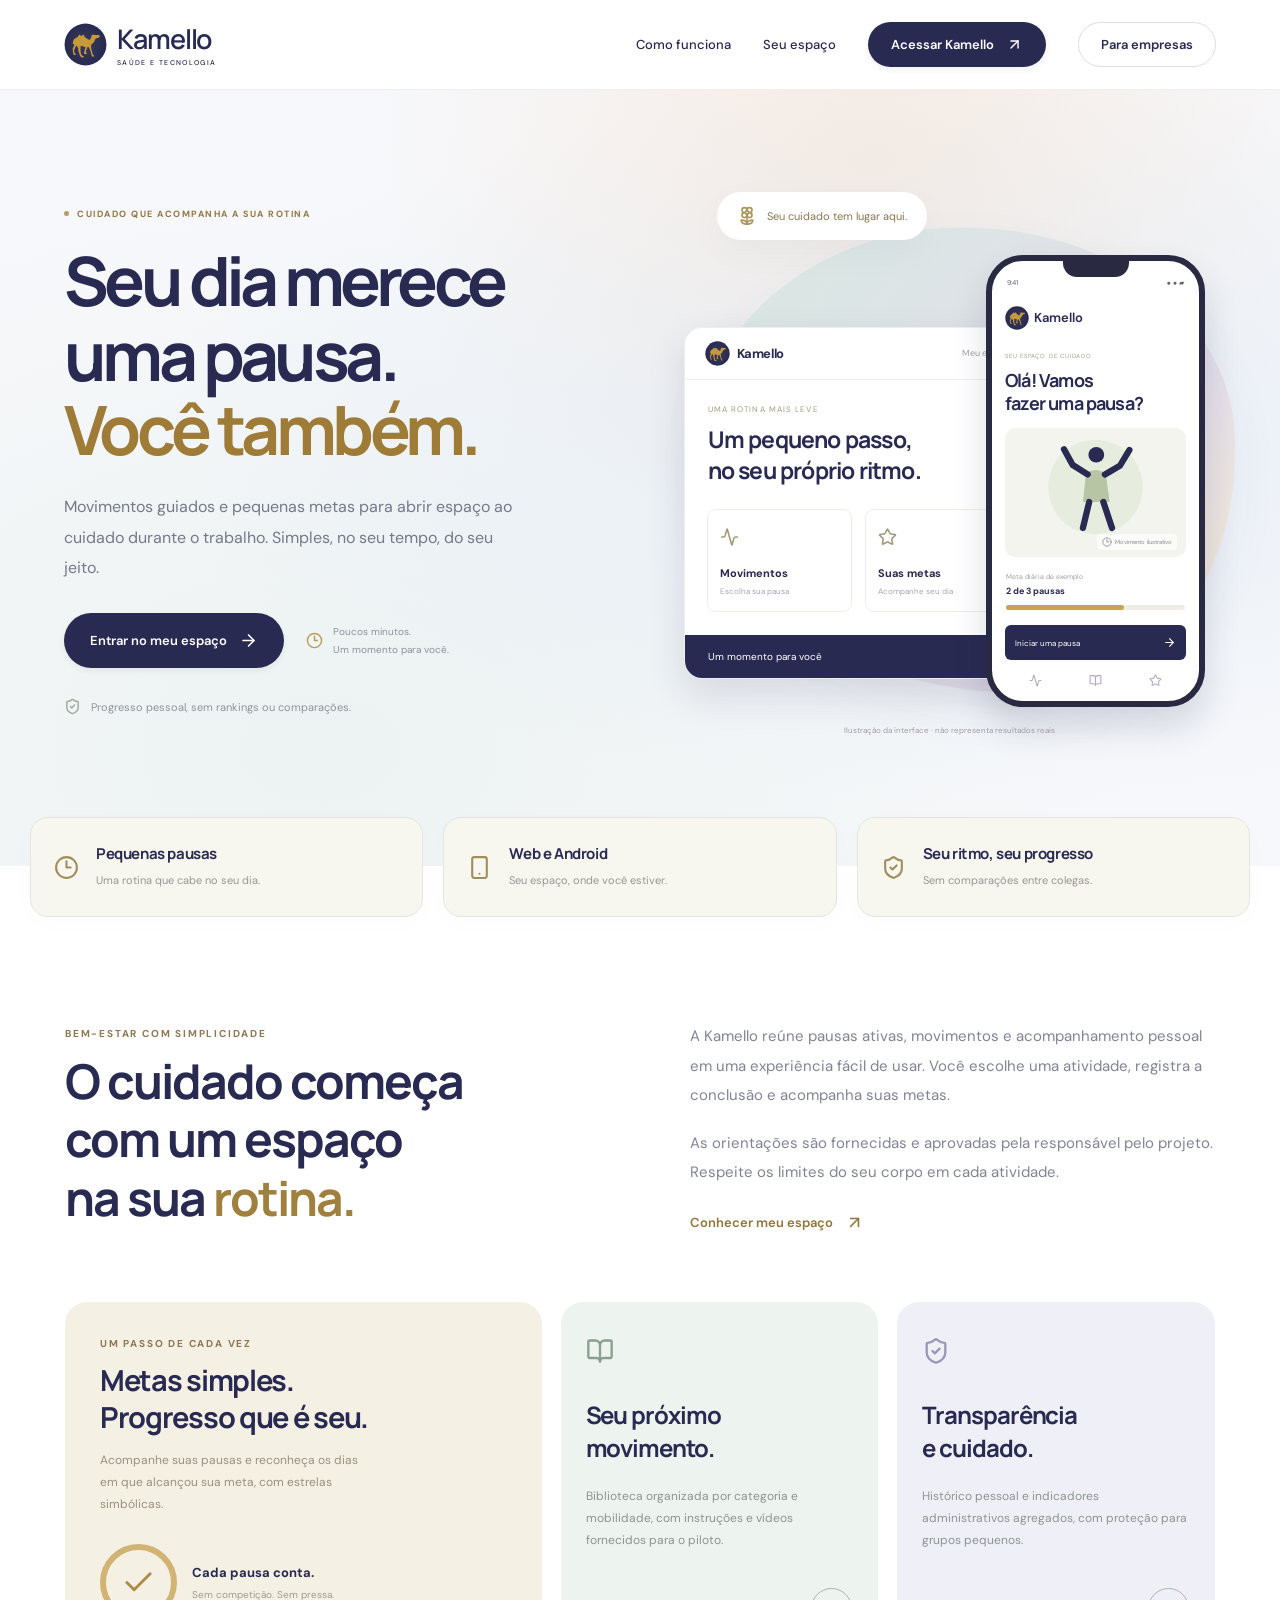
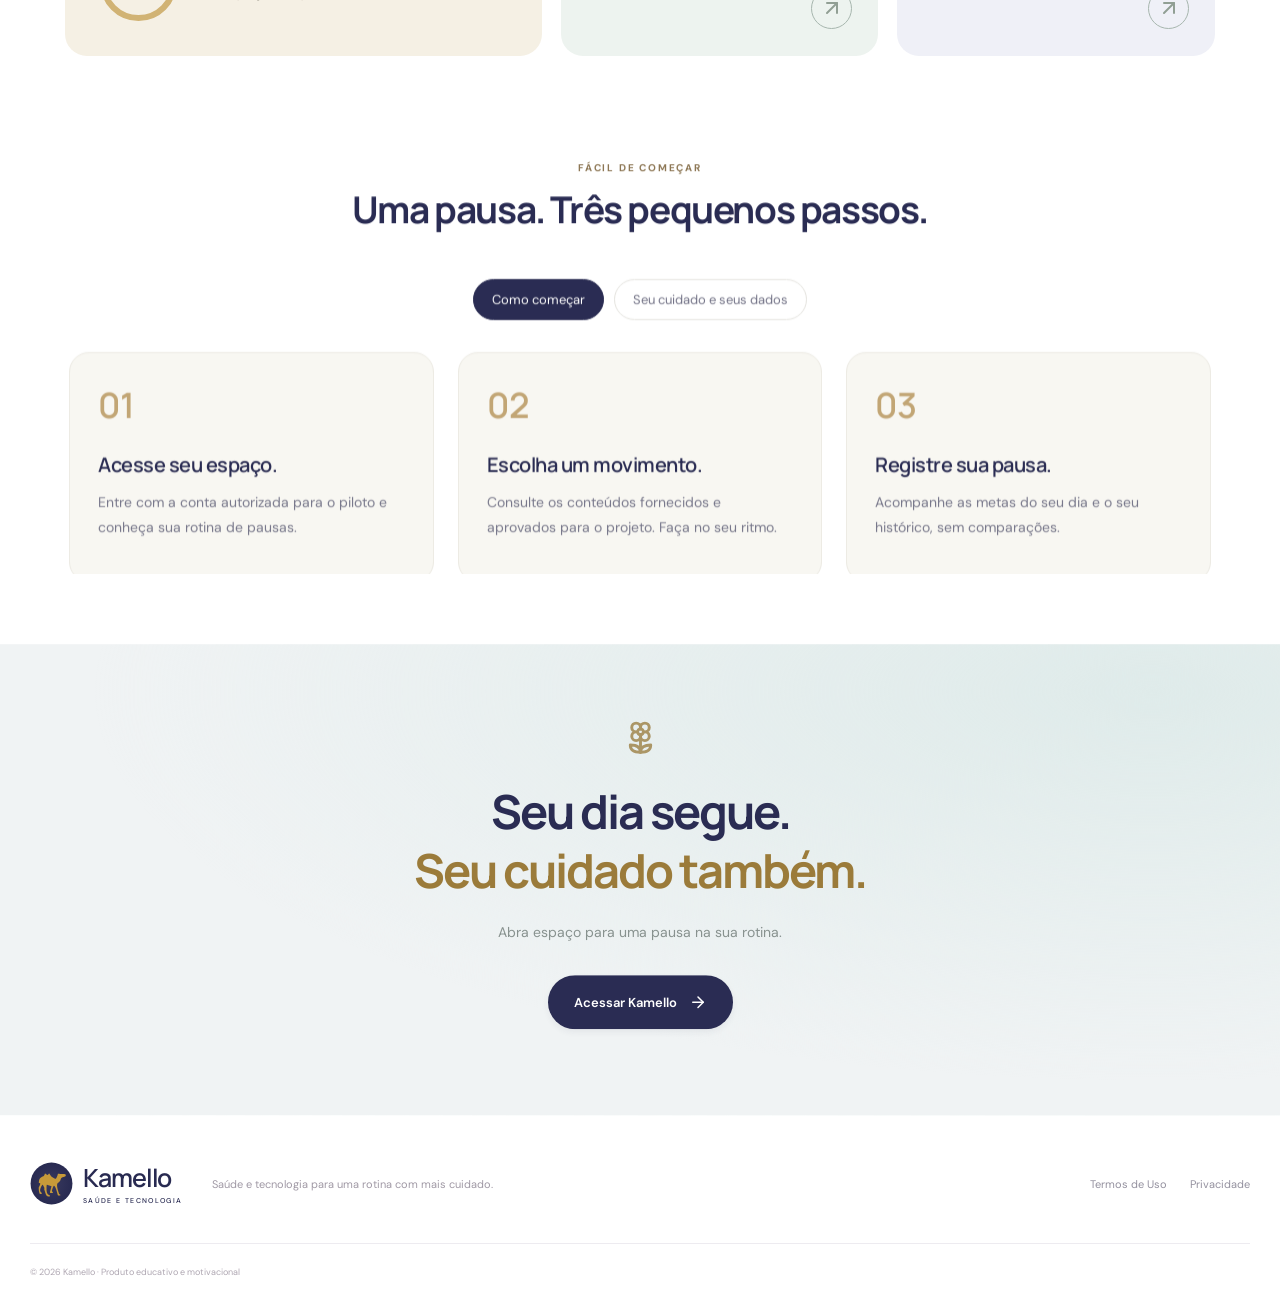
<file: index.html>
<!doctype html><html lang="pt-BR"><head><meta http-equiv="Content-Security-Policy" content="connect-src 'self'; object-src 'none'; base-uri 'self'"><meta charset="UTF-8"/><meta name="viewport" content="width=device-width,initial-scale=1,viewport-fit=cover"/><meta name="theme-color" content="#282a51"/><meta name="description" content="Kamello. Pausas ativas e cuidado que cabem no seu dia."/><title>Kamello | Saúde e tecnologia</title>  <script type="module" crossorigin src="./assets/app-CVI6_7uD-imersivo.js"></script>
  <link rel="modulepreload" crossorigin href="./assets/modulepreload-polyfill-B5Qt9EMX.js">
  <link rel="stylesheet" crossorigin href="./assets/app-C121-s7s.css">
</head><body><div id="root"></div></body></html>
</file>
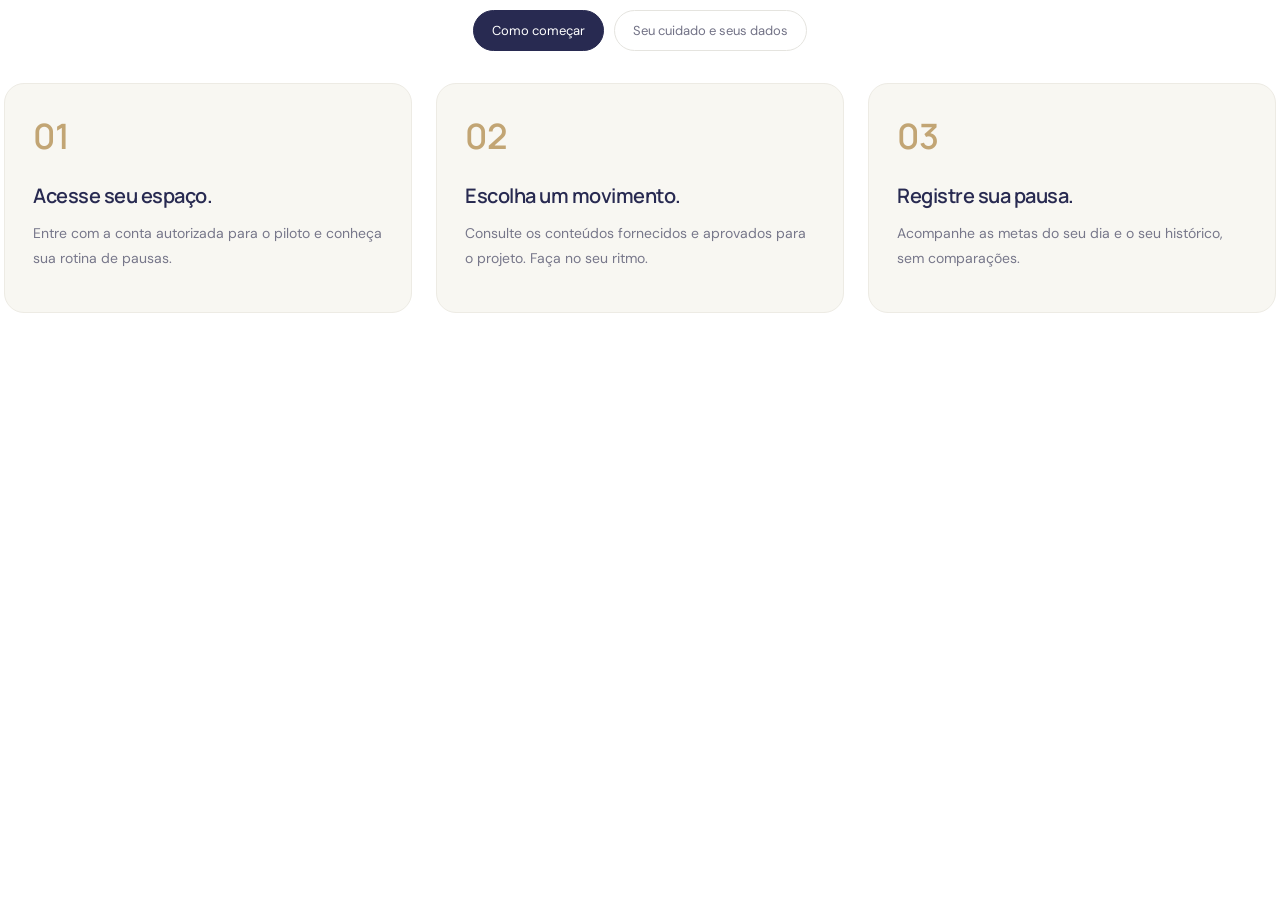
<file: tour/comece.html>
<!doctype html>
<html lang="pt-BR">
  <head>
    <meta charset="utf-8" />
    <meta name="viewport" content="width=device-width,initial-scale=1" />
    <title>Como começar na Kamello</title>
    <script type="module" crossorigin src="../assets/modulepreload-polyfill-B5Qt9EMX.js"></script>
    <script type="module" crossorigin src="../assets/swup-tour-CbS77awO.js"></script>
    <link rel="stylesheet" crossorigin href="../assets/swup-tour-CsmLwQ_O.css">
  </head>
  <body>
    <main id="swup" class="transition-tour">
      <nav aria-label="Conhecer a Kamello">
        <a href="./comece.html" class="active">Como começar</a
        ><a href="./cuidado.html">Seu cuidado e seus dados</a>
      </nav>
      <div class="tour-cards">
        <article>
          <span>01</span>
          <h3>Acesse seu espaço.</h3>
          <p>
            Entre com a conta autorizada para o piloto e conheça sua rotina de
            pausas.
          </p>
        </article>
        <article>
          <span>02</span>
          <h3>Escolha um movimento.</h3>
          <p>
            Consulte os conteúdos fornecidos e aprovados para o projeto. Faça no
            seu ritmo.
          </p>
        </article>
        <article>
          <span>03</span>
          <h3>Registre sua pausa.</h3>
          <p>
            Acompanhe as metas do seu dia e o seu histórico, sem comparações.
          </p>
        </article>
      </div>
    </main>
  </body>
</html>
</file>
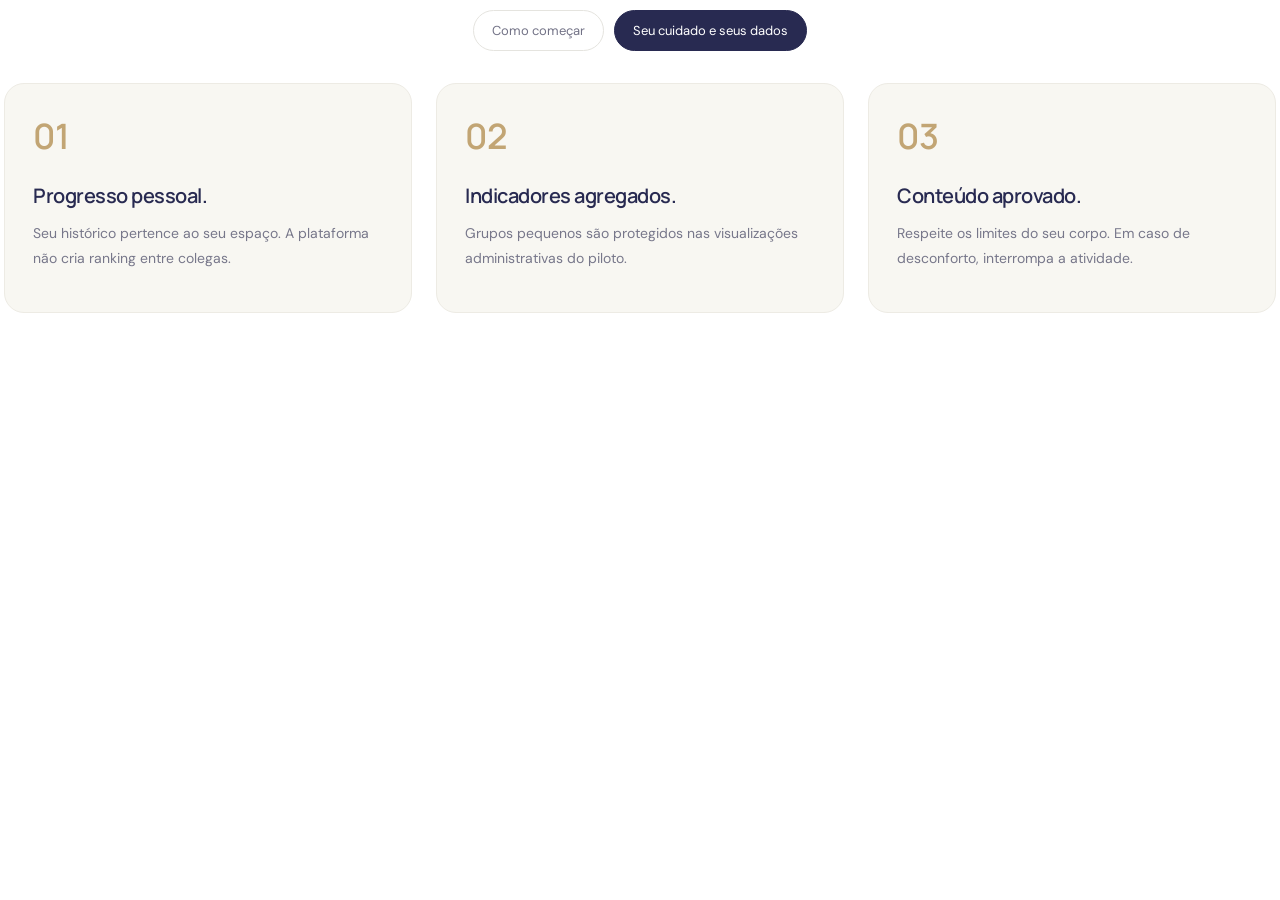
<file: tour/cuidado.html>
<!doctype html>
<html lang="pt-BR">
  <head>
    <meta charset="utf-8" />
    <meta name="viewport" content="width=device-width,initial-scale=1" />
    <title>Seu cuidado na Kamello</title>
    <script type="module" crossorigin src="../assets/modulepreload-polyfill-B5Qt9EMX.js"></script>
    <script type="module" crossorigin src="../assets/swup-tour-CbS77awO.js"></script>
    <link rel="stylesheet" crossorigin href="../assets/swup-tour-CsmLwQ_O.css">
  </head>
  <body>
    <main id="swup" class="transition-tour">
      <nav aria-label="Conhecer a Kamello">
        <a href="./comece.html">Como começar</a
        ><a href="./cuidado.html" class="active">Seu cuidado e seus dados</a>
      </nav>
      <div class="tour-cards">
        <article>
          <span>01</span>
          <h3>Progresso pessoal.</h3>
          <p>
            Seu histórico pertence ao seu espaço. A plataforma não cria ranking
            entre colegas.
          </p>
        </article>
        <article>
          <span>02</span>
          <h3>Indicadores agregados.</h3>
          <p>
            Grupos pequenos são protegidos nas visualizações administrativas do
            piloto.
          </p>
        </article>
        <article>
          <span>03</span>
          <h3>Conteúdo aprovado.</h3>
          <p>
            Respeite os limites do seu corpo. Em caso de desconforto, interrompa
            a atividade.
          </p>
        </article>
      </div>
    </main>
  </body>
</html>
</file>
<file: assets/app-C121-s7s.css>
@font-face{font-family:DM Sans;font-style:normal;font-display:swap;font-weight:400;src:url(./dm-sans-latin-ext-400-normal-BtiwyxMk.woff2) format("woff2"),url(./dm-sans-latin-ext-400-normal-BjWJ59Pq.woff) format("woff");unicode-range:U+0100-02BA,U+02BD-02C5,U+02C7-02CC,U+02CE-02D7,U+02DD-02FF,U+0304,U+0308,U+0329,U+1D00-1DBF,U+1E00-1E9F,U+1EF2-1EFF,U+2020,U+20A0-20AB,U+20AD-20C0,U+2113,U+2C60-2C7F,U+A720-A7FF}@font-face{font-family:DM Sans;font-style:normal;font-display:swap;font-weight:400;src:url(./dm-sans-latin-400-normal-CW0RaeGs.woff2) format("woff2"),url(./dm-sans-latin-400-normal-BwCSEQnW.woff) format("woff");unicode-range:U+0000-00FF,U+0131,U+0152-0153,U+02BB-02BC,U+02C6,U+02DA,U+02DC,U+0304,U+0308,U+0329,U+2000-206F,U+20AC,U+2122,U+2191,U+2193,U+2212,U+2215,U+FEFF,U+FFFD}@font-face{font-family:DM Sans;font-style:normal;font-display:swap;font-weight:500;src:url(./dm-sans-latin-ext-500-normal-BJfUCQsA.woff2) format("woff2"),url(./dm-sans-latin-ext-500-normal-DR84L5F-.woff) format("woff");unicode-range:U+0100-02BA,U+02BD-02C5,U+02C7-02CC,U+02CE-02D7,U+02DD-02FF,U+0304,U+0308,U+0329,U+1D00-1DBF,U+1E00-1E9F,U+1EF2-1EFF,U+2020,U+20A0-20AB,U+20AD-20C0,U+2113,U+2C60-2C7F,U+A720-A7FF}@font-face{font-family:DM Sans;font-style:normal;font-display:swap;font-weight:500;src:url(./dm-sans-latin-500-normal-B9HHJjqV.woff2) format("woff2"),url(./dm-sans-latin-500-normal-Dr3UlScf.woff) format("woff");unicode-range:U+0000-00FF,U+0131,U+0152-0153,U+02BB-02BC,U+02C6,U+02DA,U+02DC,U+0304,U+0308,U+0329,U+2000-206F,U+20AC,U+2122,U+2191,U+2193,U+2212,U+2215,U+FEFF,U+FFFD}@font-face{font-family:DM Sans;font-style:normal;font-display:swap;font-weight:600;src:url(./dm-sans-latin-ext-600-normal-4vooXBpG.woff2) format("woff2"),url(./dm-sans-latin-ext-600-normal-DRtaDpgU.woff) format("woff");unicode-range:U+0100-02BA,U+02BD-02C5,U+02C7-02CC,U+02CE-02D7,U+02DD-02FF,U+0304,U+0308,U+0329,U+1D00-1DBF,U+1E00-1E9F,U+1EF2-1EFF,U+2020,U+20A0-20AB,U+20AD-20C0,U+2113,U+2C60-2C7F,U+A720-A7FF}@font-face{font-family:DM Sans;font-style:normal;font-display:swap;font-weight:600;src:url(./dm-sans-latin-600-normal-Aqo67rzb.woff2) format("woff2"),url(./dm-sans-latin-600-normal-BmdmIIQ2.woff) format("woff");unicode-range:U+0000-00FF,U+0131,U+0152-0153,U+02BB-02BC,U+02C6,U+02DA,U+02DC,U+0304,U+0308,U+0329,U+2000-206F,U+20AC,U+2122,U+2191,U+2193,U+2212,U+2215,U+FEFF,U+FFFD}@font-face{font-family:DM Sans;font-style:normal;font-display:swap;font-weight:700;src:url(./dm-sans-latin-ext-700-normal-CJIcxD6K.woff2) format("woff2"),url(./dm-sans-latin-ext-700-normal-BLI3TTWz.woff) format("woff");unicode-range:U+0100-02BA,U+02BD-02C5,U+02C7-02CC,U+02CE-02D7,U+02DD-02FF,U+0304,U+0308,U+0329,U+1D00-1DBF,U+1E00-1E9F,U+1EF2-1EFF,U+2020,U+20A0-20AB,U+20AD-20C0,U+2113,U+2C60-2C7F,U+A720-A7FF}@font-face{font-family:DM Sans;font-style:normal;font-display:swap;font-weight:700;src:url(./dm-sans-latin-700-normal-DvUfVpUG.woff2) format("woff2"),url(./dm-sans-latin-700-normal-CUSSCpQX.woff) format("woff");unicode-range:U+0000-00FF,U+0131,U+0152-0153,U+02BB-02BC,U+02C6,U+02DA,U+02DC,U+0304,U+0308,U+0329,U+2000-206F,U+20AC,U+2122,U+2191,U+2193,U+2212,U+2215,U+FEFF,U+FFFD}@font-face{font-family:Manrope;font-style:normal;font-display:swap;font-weight:500;src:url([data-uri]) format("woff2"),url([data-uri]) format("woff");unicode-range:U+0460-052F,U+1C80-1C8A,U+20B4,U+2DE0-2DFF,U+A640-A69F,U+FE2E-FE2F}@font-face{font-family:Manrope;font-style:normal;font-display:swap;font-weight:500;src:url(./manrope-cyrillic-500-normal-B1OEZity.woff2) format("woff2"),url(./manrope-cyrillic-500-normal-CNwnNrRC.woff) format("woff");unicode-range:U+0301,U+0400-045F,U+0490-0491,U+04B0-04B1,U+2116}@font-face{font-family:Manrope;font-style:normal;font-display:swap;font-weight:500;src:url(./manrope-greek-500-normal-GeMIHyWm.woff2) format("woff2"),url(./manrope-greek-500-normal-DyxYGEtJ.woff) format("woff");unicode-range:U+0370-0377,U+037A-037F,U+0384-038A,U+038C,U+038E-03A1,U+03A3-03FF}@font-face{font-family:Manrope;font-style:normal;font-display:swap;font-weight:500;src:url(./manrope-vietnamese-500-normal-DCXiE_xi.woff2) format("woff2"),url(./manrope-vietnamese-500-normal-DaZ8i3XM.woff) format("woff");unicode-range:U+0102-0103,U+0110-0111,U+0128-0129,U+0168-0169,U+01A0-01A1,U+01AF-01B0,U+0300-0301,U+0303-0304,U+0308-0309,U+0323,U+0329,U+1EA0-1EF9,U+20AB}@font-face{font-family:Manrope;font-style:normal;font-display:swap;font-weight:500;src:url(./manrope-latin-ext-500-normal-dm74KBQw.woff2) format("woff2"),url(./manrope-latin-ext-500-normal-EtoS1VaI.woff) format("woff");unicode-range:U+0100-02BA,U+02BD-02C5,U+02C7-02CC,U+02CE-02D7,U+02DD-02FF,U+0304,U+0308,U+0329,U+1D00-1DBF,U+1E00-1E9F,U+1EF2-1EFF,U+2020,U+20A0-20AB,U+20AD-20C0,U+2113,U+2C60-2C7F,U+A720-A7FF}@font-face{font-family:Manrope;font-style:normal;font-display:swap;font-weight:500;src:url(./manrope-latin-500-normal-BYYD-dBL.woff2) format("woff2"),url(./manrope-latin-500-normal-DMZssgOp.woff) format("woff");unicode-range:U+0000-00FF,U+0131,U+0152-0153,U+02BB-02BC,U+02C6,U+02DA,U+02DC,U+0304,U+0308,U+0329,U+2000-206F,U+20AC,U+2122,U+2191,U+2193,U+2212,U+2215,U+FEFF,U+FFFD}@font-face{font-family:Manrope;font-style:normal;font-display:swap;font-weight:600;src:url([data-uri]) format("woff2"),url([data-uri]) format("woff");unicode-range:U+0460-052F,U+1C80-1C8A,U+20B4,U+2DE0-2DFF,U+A640-A69F,U+FE2E-FE2F}@font-face{font-family:Manrope;font-style:normal;font-display:swap;font-weight:600;src:url(./manrope-cyrillic-600-normal-DvRl3Mj-.woff2) format("woff2"),url(./manrope-cyrillic-600-normal-It4mZcQk.woff) format("woff");unicode-range:U+0301,U+0400-045F,U+0490-0491,U+04B0-04B1,U+2116}@font-face{font-family:Manrope;font-style:normal;font-display:swap;font-weight:600;src:url(./manrope-greek-600-normal-BoRV6lzK.woff2) format("woff2"),url(./manrope-greek-600-normal-CF2i9ZRY.woff) format("woff");unicode-range:U+0370-0377,U+037A-037F,U+0384-038A,U+038C,U+038E-03A1,U+03A3-03FF}@font-face{font-family:Manrope;font-style:normal;font-display:swap;font-weight:600;src:url(./manrope-vietnamese-600-normal-C1J5PCl_.woff2) format("woff2"),url(./manrope-vietnamese-600-normal-lA7a_7Ok.woff) format("woff");unicode-range:U+0102-0103,U+0110-0111,U+0128-0129,U+0168-0169,U+01A0-01A1,U+01AF-01B0,U+0300-0301,U+0303-0304,U+0308-0309,U+0323,U+0329,U+1EA0-1EF9,U+20AB}@font-face{font-family:Manrope;font-style:normal;font-display:swap;font-weight:600;src:url(./manrope-latin-ext-600-normal-_gBojHdJ.woff2) format("woff2"),url(./manrope-latin-ext-600-normal-u5Pl7hTU.woff) format("woff");unicode-range:U+0100-02BA,U+02BD-02C5,U+02C7-02CC,U+02CE-02D7,U+02DD-02FF,U+0304,U+0308,U+0329,U+1D00-1DBF,U+1E00-1E9F,U+1EF2-1EFF,U+2020,U+20A0-20AB,U+20AD-20C0,U+2113,U+2C60-2C7F,U+A720-A7FF}@font-face{font-family:Manrope;font-style:normal;font-display:swap;font-weight:600;src:url(./manrope-latin-600-normal-4f0koTD-.woff2) format("woff2"),url(./manrope-latin-600-normal-BqgrALkZ.woff) format("woff");unicode-range:U+0000-00FF,U+0131,U+0152-0153,U+02BB-02BC,U+02C6,U+02DA,U+02DC,U+0304,U+0308,U+0329,U+2000-206F,U+20AC,U+2122,U+2191,U+2193,U+2212,U+2215,U+FEFF,U+FFFD}@font-face{font-family:Manrope;font-style:normal;font-display:swap;font-weight:700;src:url([data-uri]) format("woff2"),url([data-uri]) format("woff");unicode-range:U+0460-052F,U+1C80-1C8A,U+20B4,U+2DE0-2DFF,U+A640-A69F,U+FE2E-FE2F}@font-face{font-family:Manrope;font-style:normal;font-display:swap;font-weight:700;src:url(./manrope-cyrillic-700-normal-Dw_fZAg2.woff2) format("woff2"),url(./manrope-cyrillic-700-normal-7JNVKxyl.woff) format("woff");unicode-range:U+0301,U+0400-045F,U+0490-0491,U+04B0-04B1,U+2116}@font-face{font-family:Manrope;font-style:normal;font-display:swap;font-weight:700;src:url(./manrope-greek-700-normal-CHUG9PD8.woff2) format("woff2"),url(./manrope-greek-700-normal-DyfsrCpP.woff) format("woff");unicode-range:U+0370-0377,U+037A-037F,U+0384-038A,U+038C,U+038E-03A1,U+03A3-03FF}@font-face{font-family:Manrope;font-style:normal;font-display:swap;font-weight:700;src:url(./manrope-vietnamese-700-normal-CUqMx5-1.woff2) format("woff2"),url(./manrope-vietnamese-700-normal-pt65Fn2Z.woff) format("woff");unicode-range:U+0102-0103,U+0110-0111,U+0128-0129,U+0168-0169,U+01A0-01A1,U+01AF-01B0,U+0300-0301,U+0303-0304,U+0308-0309,U+0323,U+0329,U+1EA0-1EF9,U+20AB}@font-face{font-family:Manrope;font-style:normal;font-display:swap;font-weight:700;src:url(./manrope-latin-ext-700-normal-DYOwVNan.woff2) format("woff2"),url(./manrope-latin-ext-700-normal-eVCcYqtJ.woff) format("woff");unicode-range:U+0100-02BA,U+02BD-02C5,U+02C7-02CC,U+02CE-02D7,U+02DD-02FF,U+0304,U+0308,U+0329,U+1D00-1DBF,U+1E00-1E9F,U+1EF2-1EFF,U+2020,U+20A0-20AB,U+20AD-20C0,U+2113,U+2C60-2C7F,U+A720-A7FF}@font-face{font-family:Manrope;font-style:normal;font-display:swap;font-weight:700;src:url(./manrope-latin-700-normal-BZp_XxE4.woff2) format("woff2"),url(./manrope-latin-700-normal-DGRFkw-m.woff) format("woff");unicode-range:U+0000-00FF,U+0131,U+0152-0153,U+02BB-02BC,U+02C6,U+02DA,U+02DC,U+0304,U+0308,U+0329,U+2000-206F,U+20AC,U+2122,U+2191,U+2193,U+2212,U+2215,U+FEFF,U+FFFD}:root{font-family:DM Sans,sans-serif;color:#292b4b;background:#f8f8f6;font-synthesis:none;--navy: #282a51;--gold: #c99b43;--muted: #797a89;--line: #e9e9e7}*{box-sizing:border-box}body{margin:0}button,input,select,textarea{font:inherit}button,a,input,select,textarea{-webkit-tap-highlight-color:transparent}button{cursor:pointer}a{color:inherit;text-decoration:none}button:disabled{opacity:.5;cursor:not-allowed}button:focus-visible,a:focus-visible,input:focus-visible,select:focus-visible,textarea:focus-visible{outline:3px solid #ba913c;outline-offset:3px}h1,h2,h3{font-family:Manrope,sans-serif;letter-spacing:-.045em;margin:0;line-height:1.25}h1{font-size:32px;font-weight:750}h2{font-size:22px;font-weight:700}h3{font-size:17px;font-weight:700}p{color:var(--muted);line-height:1.7}small{font-size:12px}.eyebrow{display:block;font-size:10px;font-weight:700;letter-spacing:1.8px;color:#8c7653;margin-bottom:12px}.brand{display:flex;align-items:center;gap:10px;width:max-content}.brand img{width:43px;height:43px}.brand span{font-family:Manrope,sans-serif;font-size:25px;letter-spacing:-1.1px;font-weight:600}.brand small{display:block;font-family:DM Sans,sans-serif;font-size:7px;letter-spacing:1.35px;line-height:1.8;font-weight:500}.button{display:inline-flex;gap:12px;align-items:center;justify-content:center;border-radius:9px;border:1px solid transparent;padding:13px 19px;font-size:13px;font-weight:600;min-height:45px;transition:.2s}.button:hover{transform:translateY(-1px)}.primary{background:var(--navy);color:#fff;box-shadow:0 3px 6px #282a5110}.secondary{background:#fff;border-color:#dddde5;color:var(--navy)}.full{width:100%}.large{padding:17px 25px}.text-btn{padding:4px 0;border:0;background:transparent;color:#515378;font-size:13px}.icon-btn{background:transparent;border:0;color:var(--navy);display:inline-flex;align-items:center;justify-content:center;padding:8px}.muted{color:var(--muted);font-size:12px}.gold{color:var(--gold)}.panel{background:#fff;border:1px solid var(--line);border-radius:14px;padding:26px}.badge{display:inline-flex;border-radius:5px;background:#f3eee6;color:#866b3f;padding:5px 8px;font-size:11px}.badge.green{background:#edf4ee;color:#5f8367}.loading{padding:50px;display:flex;justify-content:center;align-items:center;gap:10px;color:var(--muted)}.spin{animation:spin 1s linear infinite}@keyframes spin{to{transform:rotate(360deg)}}.error,.success,.info{padding:13px 15px;font-size:13px;border-radius:8px;line-height:1.6;margin:15px 0;display:flex;gap:10px;align-items:center}.error{background:#fff0ed;color:#943e32;border:1px solid #f0cec7}.success{background:#eef7ef;color:#35714a}.info{background:#f5f1e8;color:#816d45}.back{display:inline-flex;align-items:center;gap:8px;font-size:12px;color:var(--muted);margin-bottom:24px}.inline-actions{display:flex;align-items:center;gap:22px;margin-top:25px}.legal-links{display:flex;gap:10px;font-size:10px;color:#9292a2}.legal-links a:hover{text-decoration:underline}.shell{display:flex;min-height:100vh}.sidebar{position:fixed;inset:0 auto 0 0;display:flex;flex-direction:column;width:236px;background:#fff;border-right:1px solid var(--line);padding:38px 24px 22px;z-index:20}.sidebar .brand{margin-left:5px}.nav-label{font-size:9px;letter-spacing:1.8px;color:#a3a2ad;margin:47px 17px 15px}.sidebar nav{display:flex;flex-direction:column;gap:6px}.sidebar nav a{display:flex;align-items:center;gap:13px;padding:13px 16px;color:#7f7f90;font-size:13px;border-radius:8px}.sidebar nav a.active{background:#f2f0eb;color:var(--navy);font-weight:600}.sidebar nav a.active svg{color:#ae8431}.sidebar nav a:hover{background:#f7f6f3}.sidebar-foot{margin-top:auto}.care-note{padding:20px 14px 28px;color:#b59458}.care-note p{font-size:10px;line-height:1.8;margin:9px 0;color:#9996a0}.care-note strong{font-weight:500;color:#706e7e}.logout{display:flex;align-items:center;gap:12px;width:100%;border:none;background:transparent;padding:15px;color:#888697;font-size:12px}.sidebar .legal-links{padding:14px 16px 0}.workspace{margin-left:236px;width:calc(100% - 236px)}.topbar{height:80px;border-bottom:1px solid var(--line);display:flex;align-items:center;gap:20px;padding:0 43px;background:#ffffff90}.breadcrumb{font-size:11px;color:#9392a0}.breadcrumb span{margin:0 12px;color:#c7c5cf}.company-tag{font-size:11px;color:#838394;margin-left:auto}.avatar{width:34px;height:34px;border-radius:50%;display:flex;align-items:center;justify-content:center;background:#eeeadf;border:3px solid white;font-weight:600;font-size:13px;color:#967639}.avatar.large{width:58px;height:58px;font-size:22px;border:0}.demo-bar{padding:7px 43px;font-size:9px;color:#908466;background:#f3efe5;display:flex;align-items:center;gap:7px;letter-spacing:.2px}.dot{width:5px;height:5px;background:#bc9d56;border-radius:50%}.page-content{max-width:1340px;margin:auto;padding:41px 43px 22px}.page-title{display:flex;justify-content:space-between;align-items:center;margin-bottom:30px;gap:20px}.page-title .eyebrow{font-size:9px;margin-bottom:13px}.page-title p{font-size:12px;margin:12px 0 0}.app-footer{max-width:1340px;margin:25px auto 0;padding:24px 43px;color:#aaa6ae;font-size:10px;display:flex;justify-content:space-between}.mobile-menu,.scrim{display:none}.day-grid{display:grid;grid-template-columns:1.95fr 1fr;gap:22px}.daily-card{background:#f5eee0;border:1px solid #e9dec7;padding:32px;border-radius:14px;display:flex;align-items:center;justify-content:space-between;gap:20px}.daily-card h2{font-size:25px;font-weight:750;line-height:1.38}.daily-card p{max-width:255px;font-size:11px;color:#9b8e78;margin:16px 0 22px}.daily-card .eyebrow{font-size:9px}.daily-card .button{font-size:11px;padding:12px 15px}.progress-ring{width:150px;height:150px;border-radius:50%;padding:9px;flex-shrink:0;transform:rotate(0)}.progress-ring>div{border-radius:50%;width:100%;height:100%;background:#f5eee0;display:flex;flex-direction:column;align-items:center;justify-content:center}.progress-ring strong{font-size:36px;font-family:Manrope,sans-serif;line-height:1.4;font-weight:750}.progress-ring small{font-size:17px;color:#a9a099;font-weight:500;margin-left:3px}.progress-ring span{font-size:10px;color:#9a8d78}.progress-ring b{font-weight:500;font-size:9px;color:#ac843e;margin-top:10px}.month-card{border:1px solid #e9e7ed;border-radius:14px;background:#f0eff6;padding:26px;display:flex;align-items:flex-start;flex-direction:column}.icon-pill{width:37px;height:37px;background:#ffffff90;border-radius:10px;display:flex;align-items:center;justify-content:center;color:#b78d3b}.icon-pill svg{width:19px}.month-card>span{font-size:8px;letter-spacing:1.5px;color:#878397;margin:17px 0 10px}.month-card>strong{font-family:Manrope;font-size:38px;line-height:1.2}.month-card strong small{font-size:14px;font-family:DM Sans;color:#8a8697;font-weight:400}.month-card p{font-size:10px;color:#9993a4;line-height:1.8;margin:12px 0 18px}.month-card a{display:flex;align-items:center;gap:9px;font-size:10px;font-weight:600;margin-top:auto}.stats-row{display:grid;grid-template-columns:repeat(3,1fr);gap:20px;margin:24px 0 35px}.stats-row article{border:1px solid var(--line);padding:21px;background:#fff;border-radius:11px;display:flex;align-items:center;gap:15px}.stats-row article>svg{width:24px;color:#a48b57}.stats-row span{display:block;font-size:10px;color:#9794a0}.stats-row strong{display:block;font-size:26px;font-family:Manrope;margin-top:6px;font-weight:700}.stats-row small{font-family:DM Sans;font-size:10px;font-weight:400;color:#a5a0ac}.stat-icon{height:42px;width:42px;border-radius:10px;display:flex;align-items:center;justify-content:center}.stat-icon svg{width:20px}.stat-icon.green{background:#edf2ea;color:#80977c}.stat-icon.gold{background:#faf2e3;color:#b2985e}.stat-icon.purple{background:#f1eef6;color:#9991b0}.section-heading{display:flex;align-items:center;justify-content:space-between;gap:20px;margin:30px 0 21px}.section-heading h2{font-size:19px}.user-pagination{flex-wrap:wrap}.user-pagination .muted{text-align:center}.section-heading .eyebrow{font-size:8px;margin-bottom:8px}.section-heading a{font-size:11px;display:flex;align-items:center;gap:8px}.movement-grid{display:grid;grid-template-columns:repeat(3,minmax(0,1fr));gap:20px}.movement-card{overflow:hidden;border:1px solid var(--line);border-radius:12px;background:#fff;transition:.2s}.movement-card:hover{transform:translateY(-4px);box-shadow:0 9px 25px #282a5109}.movement-art{height:161px;position:relative;overflow:hidden;display:flex;justify-content:center}.movement-art>img{width:100%;height:100%;object-fit:cover}.tone-0{background:#eaf0e9;color:#8fa58b}.tone-1{background:#eeedf5;color:#a598b9}.tone-2{background:#f8efe4;color:#d8aa74}.tone-3{background:#e9f0f3;color:#87a7b8}.pose{height:100%;max-width:270px;display:block}.duration{position:absolute;bottom:12px;right:13px;display:flex;align-items:center;gap:4px;font-size:9px;background:#fffb;padding:5px 8px;border-radius:5px;color:#64616e}.movement-card-body{padding:21px}.movement-card-body .eyebrow{font-size:8px;color:#a29aaa;margin-bottom:10px}.movement-card-body h3{font-size:15px;letter-spacing:-.03em}.movement-card-body>div{display:flex;align-items:center;justify-content:space-between;margin-top:16px;font-size:10px;color:#a7a0aa}.circle-arrow{width:26px;height:26px;border-radius:50%;background:#f4f2ee;display:flex;align-items:center;justify-content:center;color:#a58f65}.gentle-note{display:flex;gap:11px;align-items:center;background:#f0f1ed;padding:15px 18px;border-radius:8px;margin-top:27px;color:#97968b;font-size:10px}.gentle-note svg{flex-shrink:0}.filters{display:flex;align-items:flex-end;gap:15px;padding:20px;background:#fff;border:1px solid var(--line);border-radius:11px;margin-bottom:25px}.filters label{margin:0;min-width:130px;font-size:10px}.filters .search{display:flex;align-items:center;gap:10px;flex:1;min-width:160px;border:1px solid #dfdfe3;border-radius:7px;padding:0 12px;height:44px;color:#aaa5b1}.search input{border:0;background:transparent;min-width:0;padding:10px 0;box-shadow:none;outline:none}.result-count{font-size:11px}.empty{text-align:center;padding:60px;color:#aba6b0}.empty svg{margin-bottom:15px}.detail-grid{display:grid;grid-template-columns:1.6fr 1fr;gap:24px}.detail-art{height:250px;background:#eaf0e9;color:#8fa58b;border-radius:9px;display:flex;justify-content:center;margin-bottom:25px}.detail-art img{width:100%;height:100%;object-fit:cover;border-radius:9px}.prewrap{white-space:pre-wrap;font-size:13px}.completion-card{height:max-content;position:sticky;top:20px}.completion-card h2{margin:20px 0;font-size:22px}.detail-meta{display:flex;flex-direction:column;gap:13px;border-top:1px solid var(--line);border-bottom:1px solid var(--line);padding:20px 0;color:#9792a1;font-size:12px}.detail-meta span{display:flex;gap:10px;align-items:center}.completion-card p{font-size:12px;margin:24px 0}.completion-card>small{font-size:9px;color:#aaa5ae;text-align:center;display:block;margin-top:20px}.completed{flex-direction:column;text-align:center;gap:14px;padding:22px}.completed span{font-size:11px}.completed a{display:flex;gap:7px;align-items:center}.calendar-grid{display:grid;grid-template-columns:repeat(10,1fr);gap:10px}.calendar-cell{background:#f8f7f5;min-height:68px;border-radius:8px;display:flex;align-items:center;justify-content:center;flex-direction:column;gap:9px;font-size:11px;color:#a8a4ac}.calendar-cell.active{background:#f3eee1;color:#ba9447}.small-dot{width:4px;height:4px;border-radius:50%;background:#cac6cc;display:inline-block}.legend{display:flex;gap:20px;font-size:10px;color:#a19ba7;margin:20px 0 28px}.legend>span{display:flex;align-items:center;gap:6px}.history-list>div{display:flex;align-items:center;gap:20px;border-top:1px solid var(--line);padding:17px 0;font-size:12px}.history-list>div>div{flex:1;min-width:0}.history-list strong{display:block;font-size:12px;margin-bottom:5px}.history-list div>span{font-size:10px;color:#a09aa6}.history-list>div>span{white-space:nowrap}.profile-form{max-width:760px}.profile-heading{display:flex;gap:20px;align-items:center;padding-bottom:22px;margin-bottom:24px;border-bottom:1px solid var(--line)}.profile-heading h2{font-size:22px}.profile-heading p{font-size:12px;margin:6px 0 0}label{display:flex;flex-direction:column;gap:8px;font-size:12px;color:#757185;margin-bottom:18px}input,select,textarea{padding:12px 13px;border:1px solid #e0dfe5;border-radius:7px;background:#fff;color:#393651;width:100%;font-size:12px}input:disabled{background:#f7f6f4;color:#a9a3af}textarea{resize:vertical;min-height:88px;line-height:1.6}.form-grid{display:grid;grid-template-columns:1fr 1fr;gap:0 20px}.check-label{flex-direction:row;align-items:center;flex-wrap:wrap;gap:7px;line-height:1.8;font-size:11px}.check-label input{width:16px;height:16px;accent-color:var(--navy)}.check-label a{text-decoration:underline}.profile-form .check-label{margin:25px 0}.reminder{display:flex;align-items:center;gap:12px;background:#f8eed7;padding:12px 20px;border:1px solid #e7d4a9;border-radius:10px;margin:20px 0}.reminder p{font-size:12px;margin:0;flex:1}.tabs{display:flex;flex-wrap:wrap;gap:10px;border-bottom:1px solid var(--line);margin-bottom:30px}.tabs button{display:flex;align-items:center;gap:8px;background:none;border:0;border-bottom:2px solid transparent;padding:15px;font-size:12px;color:#9a95a5}.tabs button.active{color:var(--navy);border-color:var(--gold)}.admin-stats{display:grid;grid-template-columns:repeat(4,1fr);gap:17px;margin:24px 0}.admin-stats article span{font-size:11px;color:#a09aa6}.admin-stats article strong{display:block;font-size:32px;font-family:Manrope;margin-top:12px}.bar-chart{margin-top:30px;display:flex;flex-direction:column;gap:20px}.bar-chart>div{display:flex;align-items:center;gap:15px;font-size:11px}.bar-chart>div>span{width:60px;color:#a59fa8}.bar-chart>div>div{flex:1;background:#f7f4ed;border-radius:5px;overflow:hidden;height:19px}.bar-chart i{display:block;height:100%;background:#c4a261;border-radius:5px}.bar-chart strong{width:30px}.sector-row{display:flex;justify-content:space-between;gap:10px;padding:18px 0;border-bottom:1px solid var(--line);font-size:12px}.table-wrap{overflow:auto;background:#fff;border:1px solid var(--line);border-radius:12px}table{border-collapse:collapse;width:100%;text-align:left;font-size:12px}th{padding:18px 22px;font-weight:500;color:#a09aa9;background:#fcfbfa;border-bottom:1px solid var(--line)}td{padding:17px 22px;border-bottom:1px solid var(--line);color:#81798e}td strong{font-weight:500;color:var(--navy)}td small{display:block;font-size:10px;margin-top:5px;color:#aaa4af}td select{min-width:130px}td:last-child{min-width:100px}.modal-backdrop{position:fixed;inset:0;z-index:40;background:#21224166;display:flex;justify-content:center;align-items:center;padding:24px}.modal{background:#fff;border-radius:14px;padding:28px;max-width:760px;width:100%;max-height:90vh;overflow:auto}.modal .section-heading{margin-top:0}.settings-columns{display:grid;grid-template-columns:1fr 1fr;gap:24px}.settings-columns h2{margin-bottom:25px}.landing{background:#faf9f6}.landing>header{display:flex;align-items:center;justify-content:space-between;padding:30px 7%;border-bottom:1px solid #ece9e1}.landing header>div{display:flex;align-items:center;gap:35px;font-size:12px}.landing-hero{max-width:1320px;margin:auto;display:grid;grid-template-columns:1fr 1fr;gap:40px;padding:90px 7% 75px;align-items:center}.landing h1{font-size:66px;line-height:1.1;font-weight:700;letter-spacing:-.065em}.landing em,.auth-art em{font-style:normal;color:#c29a4c}.landing-hero p{font-size:14px;line-height:1.85;margin:25px 0 30px}.landing-note{display:flex;align-items:center;gap:9px;font-size:10px;color:#aaa18b;margin-top:25px}.hero-art{height:475px;position:relative;background:#f0ecdf;border-radius:200px 200px 35px 35px;display:flex;align-items:center;justify-content:center;isolation:isolate}.hero-art img{max-width:75%;max-height:75%;object-fit:contain;z-index:1}.art-ring{position:absolute;inset:25px;border:1px solid #d8c9a9;border-radius:inherit;z-index:-1}.float-tag{position:absolute;top:45px;left:-25px;padding:14px 21px;border:1px solid #ece7da;border-radius:12px;background:#fff;box-shadow:0 12px 30px #282a5108;display:flex;align-items:center;gap:10px;font-size:11px;color:#968565}.float-tag svg{color:#b5985b}.art-bottom{position:absolute;bottom:20px;letter-spacing:2px;font-size:7px;color:#aa9b7b;display:flex;gap:9px;align-items:center}.gold-dot{width:5px;height:5px;border-radius:50%;background:#b99c65}.landing section{padding:55px 7% 75px;max-width:1320px;margin:auto}.landing section h2{font-size:32px;margin-bottom:35px}.steps{display:grid;grid-template-columns:repeat(3,1fr);gap:25px}.steps article{background:#fff;border:1px solid #edeae2;border-radius:12px;padding:30px;position:relative}.steps article>svg{color:#b7a078;width:24px}.steps article>span{position:absolute;right:25px;top:28px;color:#e4ded0;font-family:Manrope;font-size:25px}.steps h3{margin:25px 0 13px}.steps p{font-size:12px}.landing>footer{display:flex;align-items:center;justify-content:space-between;padding:28px 7%;border-top:1px solid #ece9e1;gap:20px}.landing footer p{font-size:10px}.landing footer>div{display:flex;gap:20px;font-size:10px}.auth-layout{min-height:100vh;display:grid;grid-template-columns:44% 56%;background:#fff}.auth-art{display:flex;flex-direction:column;justify-content:space-between;background:#f0ecdf;padding:45px 55px;color:var(--navy);position:relative;overflow:hidden}.auth-art:after{content:"";position:absolute;border:1px solid #d8c9a9;border-radius:50%;width:650px;height:650px;bottom:-400px;left:30px;pointer-events:none}.auth-art .eyebrow{color:#a18b5e}.auth-art h1{font-size:44px;line-height:1.3;font-weight:650}.auth-art p{font-size:12px;color:#a6987d}.auth-art>span{font-size:9px;color:#b0a38b}.auth-content{padding:50px 60px}.auth-form{max-width:370px;margin:40px auto}.auth-form h2{font-size:30px}.auth-form>p{font-size:12px;margin-bottom:27px}.auth-form>label{margin-bottom:20px}.auth-form .full{margin-top:6px}.auth-form>.text-btn{display:block;margin:20px auto}.auth-switch{text-align:center;font-size:11px}.auth-switch button{background:none;border:0;color:#a78a51;font-weight:600;font-size:11px}.auth-form .legal-links{justify-content:center;gap:20px;margin-top:40px}.demo-access{border:1px solid #eee4d2;border-radius:8px;background:#faf7f1;padding:12px;margin:22px 0}.demo-access strong{font-size:10px;font-weight:500}.demo-access>div{display:flex;gap:8px;margin-top:10px}.demo-access button{font-size:10px;background:#fff;border:1px solid #e5dccb;border-radius:5px;padding:6px 10px;color:#8b795a}.standalone{min-height:100vh;padding:35px max(24px,8%)}.standalone>.brand{margin-bottom:40px}.consent-panel{max-width:650px;margin:auto}.big-icon{width:32px;height:32px;color:#b29a68;margin-bottom:25px}.consent-panel h1{font-size:30px}.consent-panel p{font-size:13px}.consent-panel .check-label{margin:24px 0}.legal-document{max-width:850px;margin:auto}.legal-document h1{margin-bottom:25px}.legal-body{white-space:pre-wrap;font-size:14px;line-height:1.9}@media(min-width:1500px){.page-content{padding-top:55px}.movement-art{height:205px}.daily-card{padding:38px}.progress-ring{width:175px;height:175px}}@media(max-width:1150px){.sidebar{width:205px;padding:32px 16px}.workspace{margin-left:205px;width:calc(100% - 205px)}.page-content{padding:32px 28px}.topbar{padding:0 28px}.day-grid{grid-template-columns:1.8fr 1fr;gap:15px}.daily-card{padding:25px}.daily-card h2{font-size:21px}.progress-ring{width:123px;height:123px}.movement-grid{gap:15px}.stats-row{gap:14px}.stats-row article{padding:17px;gap:10px}.stat-icon{width:32px;height:32px}.auth-art{padding:40px}.auth-art h1{font-size:37px}.landing h1{font-size:55px}.hero-art{height:420px}}@media(max-width:900px){.sidebar{width:185px;padding:30px 11px}.sidebar .brand{gap:7px}.brand img{width:36px;height:36px}.brand span{font-size:23px}.brand small{font-size:6px}.sidebar nav a{padding:12px;font-size:12px}.workspace{margin-left:185px;width:calc(100% - 185px)}.page-content{padding:30px 23px}.page-title h1{font-size:26px}.daily-card{padding:22px;gap:10px}.daily-card h2{font-size:20px}.progress-ring{width:110px;height:110px;padding:7px}.progress-ring strong{font-size:28px}.day-grid{grid-template-columns:1fr}.month-card{display:grid;grid-template-columns:40px 1fr auto;gap:10px;align-items:center;padding:20px}.month-card .icon-pill{grid-row:1/3}.month-card>span{margin:0;font-size:8px}.month-card>strong{grid-column:2;font-size:30px}.month-card p{display:none}.month-card>a{grid-column:3;grid-row:1/3;margin:0}.stats-row article{padding:17px 12px}.stats-row .stat-icon{display:none}.stats-row span{font-size:9px}.stats-row strong{font-size:23px}.movement-grid{grid-template-columns:repeat(2,1fr)}.filters{flex-wrap:wrap}.filters .search{flex-basis:100%}.detail-grid{grid-template-columns:1fr}.completion-card{position:static}.admin-stats{grid-template-columns:repeat(2,1fr)}.settings-columns{grid-template-columns:1fr}.auth-art h1{font-size:32px}.auth-content{padding:40px 30px}.landing-hero{padding-top:65px}.landing h1{font-size:45px}.hero-art{height:350px}.steps article{padding:25px 20px}.landing footer .brand{display:none}}@media(max-width:650px){h1{font-size:27px}.sidebar{transform:translate(-100%);transition:transform .2s;width:235px;padding:32px 24px}.sidebar.open{transform:translate(0);z-index:50}.sidebar.open .brand span{font-size:25px}.sidebar.open .brand img{width:42px;height:42px}.workspace{margin-left:0;width:100%}.mobile-menu{display:inline-flex}.scrim{position:fixed;inset:0;background:#282a5155;z-index:30;display:block;border:0}.topbar{height:65px;padding:0 18px;gap:12px;padding-top:env(safe-area-inset-top)}.breadcrumb{font-size:10px}.breadcrumb span{margin:0 7px}.company-tag{font-size:9px;max-width:130px;overflow:hidden;white-space:nowrap;text-overflow:ellipsis}.avatar{width:29px;height:29px;font-size:11px}.demo-bar{padding:7px 23px;font-size:8px}.page-content{padding:29px 20px 12px}.page-title{margin-bottom:25px}.page-title h1{font-size:26px;max-width:320px;line-height:1.35}.page-title .eyebrow{font-size:8px}.page-title p{font-size:11px;max-width:300px}.daily-card{padding:26px 21px;gap:12px}.daily-card h2{font-size:20px}.daily-card p{font-size:10px;max-width:175px;margin:13px 0 20px}.daily-card .eyebrow{font-size:7px;letter-spacing:1.3px}.daily-card .button{font-size:10px;padding:10px 12px;min-height:41px}.progress-ring{width:110px;height:110px}.progress-ring strong{font-size:29px}.progress-ring small{font-size:13px}.progress-ring span{font-size:8px}.progress-ring b{font-size:8px;margin-top:6px}.month-card{padding:19px}.stats-row{gap:8px;margin:17px 0 29px}.stats-row article{padding:16px 10px;min-width:0;align-items:flex-start}.stats-row span{font-size:8px;line-height:1.7}.stats-row strong{font-size:22px}.stats-row small{font-size:8px}.stats-row article>svg{display:none}.section-heading{margin:28px 0 18px}.section-heading h2{font-size:18px}.section-heading a{font-size:9px;gap:4px}.section-heading .eyebrow{font-size:7px}.movement-grid{gap:13px}.movement-art{height:129px}.movement-card-body{padding:16px 13px}.movement-card-body .eyebrow{font-size:6.5px;letter-spacing:1px}.movement-card-body h3{font-size:13px;line-height:1.5;min-height:39px}.movement-card-body>div{margin-top:12px;font-size:8px}.duration{bottom:10px;right:9px;font-size:8px;padding:4px 6px}.gentle-note{font-size:9px;padding:13px;margin-top:22px;line-height:1.7}.app-footer{padding:18px 20px 28px;font-size:8px;gap:15px}.panel{padding:21px}.filters{padding:16px;gap:12px}.filters label{min-width:0;flex:1}.filters .button{font-size:10px;padding:10px;flex:1;white-space:nowrap}.calendar-grid{grid-template-columns:repeat(6,1fr);gap:7px}.calendar-cell{min-height:60px;font-size:10px}.legend{gap:12px;font-size:8px;flex-wrap:wrap}.history-list>div{gap:12px;font-size:10px}.history-list div>span{font-size:9px}.form-grid{grid-template-columns:1fr}.profile-heading h2{font-size:20px}.tabs{gap:0;overflow:auto}.tabs button{font-size:10px;padding:12px 9px;gap:5px;white-space:nowrap}.tabs svg{width:14px}.admin-stats{gap:12px}.admin-stats article{padding:18px}.admin-stats article strong{font-size:28px}.table-wrap table{font-size:10px}th,td{padding:14px}.modal-backdrop{padding:10px}.modal{padding:22px;max-height:95vh}.detail-art{height:210px}.auth-layout{display:block}.auth-art{padding:25px;min-height:185px}.auth-art>.brand{margin-bottom:30px}.auth-art>span{display:none}.auth-art h1{font-size:25px;line-height:1.3}.auth-art h1 br:nth-child(2){display:none}.auth-art p{margin:8px 0;font-size:10px}.auth-art .eyebrow{display:none}.auth-content{padding:24px}.auth-form{margin:18px auto;max-width:400px}.auth-form h2{font-size:27px}.auth-content .back{font-size:10px;margin-bottom:10px}.auth-form>.eyebrow{font-size:8px}.auth-form .legal-links{margin-top:27px}.standalone{padding:25px 20px}.consent-panel h1{font-size:25px}.landing>header{padding:22px}.landing header>div>a:first-child{display:none}.landing header .button{font-size:10px;padding:11px}.landing-hero{grid-template-columns:1fr;padding:50px 25px 35px;gap:38px}.landing h1{font-size:51px}.landing-hero>.hero-art{height:340px;max-width:350px;width:100%;margin:auto}.hero-art img{max-height:78%}.float-tag{font-size:10px;left:-6px;top:25px;padding:10px 15px}.landing-hero p{font-size:12px}.landing section{padding:35px 25px 50px}.landing section h2{font-size:26px;max-width:300px}.steps{grid-template-columns:1fr;gap:15px}.steps article{padding:25px}.steps h3{margin:18px 0 10px}.landing>footer{padding:22px 25px;flex-direction:column;align-items:flex-start;gap:9px}.landing footer p{margin:0}.auth-art:after{display:none}}@media(prefers-reduced-motion:reduce){*{animation:none!important;transition:none!important;scroll-behavior:auto!important}}.auth-art .auth-moment{display:block;margin-bottom:20px;color:#79602d;font-size:clamp(24px,2.5vw,34px);font-weight:700;line-height:1.35;letter-spacing:.03em;overflow-wrap:break-word}@media(max-width:650px){.auth-art .auth-moment{display:block;font-size:26px;margin-bottom:14px}}.tabs{flex-wrap:wrap;overflow:visible;max-width:100%}.tabs button{max-width:100%;white-space:normal;overflow-wrap:anywhere}@media(max-width:800px){.filters{display:grid;grid-template-columns:repeat(2,minmax(0,1fr));align-items:end;gap:14px}.filters label,.filters .search{min-width:0;width:auto;max-width:100%}.filters input,.filters select{box-sizing:border-box;min-width:0;width:100%;max-width:100%}.filters .button{width:100%;min-width:0;white-space:normal}}@media(max-width:480px){.filters{grid-template-columns:minmax(0,1fr)}}.mobile-bottom-nav{display:none}.panel,.detail-grid>*{min-width:0}.pose{max-width:100%;height:auto}.pause-timer{padding:16px 0;border-top:1px solid #deded9;margin:18px 0}.pause-timer>strong{display:block;font-size:36px;font-variant-numeric:tabular-nums;color:#282a51}.page-content>section.panel{margin-bottom:22px}.page-content ol{padding-left:24px;line-height:1.8}@media(max-width:800px){.workspace{padding-bottom:calc(80px + env(safe-area-inset-bottom,0px))}.mobile-bottom-nav{display:grid;grid-template-columns:repeat(4,minmax(0,1fr));position:fixed;inset:auto 0 0;z-index:35;background:#fff;border-top:1px solid #e0e0db;padding:8px 8px calc(8px + env(safe-area-inset-bottom,0px));gap:3px}.mobile-bottom-nav a{display:flex;flex-direction:column;align-items:center;justify-content:center;gap:4px;padding:8px 2px;min-width:0;text-decoration:none;color:#282a51;font-size:12px;border-radius:10px}.mobile-bottom-nav a.active{background:#282a51;color:#fff}.topbar .breadcrumb{display:none}.company-selector{max-width:65%;min-width:0}}@media(max-width:650px){body{font-size:16px}.page-content{padding:26px 20px}.page-title p,.page-content p,.page-content label,.panel p,.panel label{font-size:15px;line-height:1.6}input,select,textarea{font-size:16px!important}.button{font-size:14px;min-height:44px}.page-content h1{font-size:28px}.page-content h2{font-size:22px}.tabs button{font-size:13px;min-height:44px}.auth-form input,.auth-form select{min-height:48px}.auth-form label,.auth-form p,.demo-access p{font-size:15px}.auth-form h2{font-size:28px}.auth-form>.eyebrow{font-size:11px}.auth-form .demo-access button{font-size:14px;min-height:44px}.demo-bar{font-size:12px;line-height:1.5}.stats-row article span,.stats-row article small{font-size:13px}.detail-meta,.movement-card-body>div,.movement-card-body>.eyebrow{font-size:13px}.profile-heading h2{font-size:21px}.profile-heading p{overflow-wrap:anywhere}.check-label{display:flex;align-items:flex-start;gap:10px}.check-label input{flex:0 0 20px;width:20px;height:20px;min-height:20px;margin-top:3px}}.route-view{min-height:100vh}.health-landing{background:#fff;color:#282a51;overflow:hidden}.health-header{height:90px;display:flex;align-items:center;justify-content:space-between;gap:25px;padding:0 max(5%,calc((100vw - 1320px)/2));border-bottom:1px solid #eeedf2;position:relative;z-index:3;background:#fff}.health-header nav{display:flex;align-items:center;gap:32px;font-size:13px;font-weight:500}.health-header .button{border-radius:50px;padding:13px 22px}.health-header .brand span{font-size:27px}.health-hero{position:relative;isolation:isolate;background:#f7f8fb;padding:74px 5% 107px}.hero-wash{position:absolute;inset:0;z-index:-1;background:radial-gradient(ellipse at 78% 45%,#d8e5f27a 0,transparent 60%),radial-gradient(ellipse at 68% 9%,#f4e5d8b0 0,transparent 40%),radial-gradient(ellipse at 25% 85%,#dceae464 0,transparent 60%)}.hero-inner{max-width:1260px;margin:auto;display:grid;grid-template-columns:1.07fr 1fr;gap:50px;align-items:center;min-height:595px}.hero-copy>.eyebrow{display:flex;align-items:center;gap:8px;font-size:9px;letter-spacing:1.5px;color:#947740}.hero-copy h1{font-size:68px;font-weight:750;letter-spacing:-4.6px;line-height:1.1;margin:23px 0}.hero-copy h1 em{font-style:normal;color:#9e7b36}.hero-copy>p{font-size:16px;max-width:460px;line-height:1.9;color:#74798b;margin:25px 0 30px}.hero-actions{display:flex;gap:22px;align-items:center}.hero-actions .button{border-radius:50px;padding:17px 25px;font-size:13px}.hero-actions>span{font-size:10px;display:flex;gap:10px;align-items:center;line-height:1.8;color:#9091a0}.hero-actions>span svg{color:#bc9b59}.hero-trust{display:flex;align-items:center;gap:10px;font-size:11px;color:#92929c;margin-top:30px}.hero-trust svg{color:#9fa997}.hero-product{position:relative;height:550px;min-width:0}.orbital-shape{position:absolute;inset:40px -20px 40px 15px;border-radius:48% 52% 37% 63%/46% 47% 53% 54%;background:linear-gradient(130deg,#d8e8e2,#e4dfeb 70%,#f7ebcf);box-shadow:0 20px 55px #4342730b}.floating-care{position:absolute;top:8px;left:33px;border-radius:50px;display:flex;align-items:center;gap:10px;padding:14px 20px;background:#fff;color:#877751;font-size:11px;z-index:2;box-shadow:0 12px 38px #24234a09}.floating-care svg{color:#ab975d}.product-desk{position:absolute;left:0;top:140px;width:350px;background:#fff;border:1px solid #eeedf1;border-radius:18px;overflow:hidden;box-shadow:0 16px 38px #292a5120}.product-desk-top{display:flex;gap:7px;align-items:center;padding:13px 20px;border-bottom:1px solid #f0eff1}.product-desk-top img{width:25px}.product-desk-top strong{font-size:13px;letter-spacing:-.4px}.product-desk-top span{margin-left:auto;font-size:9px;color:#a4a2ad}.product-eyebrow{display:block;font-size:8px;letter-spacing:1.1px;color:#a49b81;margin:24px 23px 10px}.product-desk h2{font-size:23px;letter-spacing:-.8px;margin:0 23px 23px;line-height:1.35}.demo-mini-cards{display:flex;padding:0 22px 23px;gap:13px}.demo-mini-cards>div{flex:1;border:1px solid #eeeee8;border-radius:9px;padding:15px 12px}.demo-mini-cards svg{width:19px;color:#a09a7d;margin-bottom:12px}.demo-mini-cards strong{display:block;font-size:11px}.demo-mini-cards span{display:block;font-size:8px;color:#aaa4b0;margin-top:6px}.desk-action{display:flex;justify-content:space-between;align-items:center;background:#282a51;color:#fff;padding:14px 23px;font-size:10px}.product-phone{position:absolute;right:11px;top:68px;width:219px;border:6px solid #292a41;border-radius:37px;background:#fff;box-shadow:0 20px 35px #292a5128;padding:0 13px 14px;min-height:432px}.phone-speaker{width:66px;height:16px;border-radius:0 0 14px 14px;background:#292a41;margin:0 auto 1px}.phone-top{display:flex;justify-content:space-between;font-size:7px;color:#636173;margin:0 2px 19px}.phone-brand{display:flex;align-items:center;gap:5px;font-size:13px;font-weight:600}.phone-brand img{width:24px}.phone-hello{display:block;font-size:6px;letter-spacing:.8px;color:#a89c86;margin:22px 0 9px}.product-phone h3{font-size:18px;line-height:1.3;margin-bottom:13px}.phone-pause-art{background:#f2f4ed;border-radius:10px;position:relative;height:129px}.phone-pause-art>svg{height:118px;width:100%}.phone-pause-art>span{position:absolute;bottom:7px;right:9px;font-size:6px;display:flex;align-items:center;gap:3px;background:#ffffffb0;padding:3px 5px;border-radius:4px;color:#8e8b96}.phone-pause-art>span svg{width:10px;height:10px}.phone-progress{margin:15px 1px}.phone-progress>span{font-size:7px;display:block;color:#a59aa7}.phone-progress>strong{font-size:9px;display:block;margin-top:4px}.phone-progress>div{height:5px;border-radius:4px;background:#f0ede6;margin-top:8px}.phone-progress i{display:block;width:66%;height:5px;border-radius:4px;background:#c9a458}.phone-cta{background:#282a51;border-radius:6px;font-size:8px;color:#fff;display:flex;align-items:center;justify-content:space-between;padding:11px 10px}.phone-nav{display:flex;justify-content:space-around;margin-top:14px;color:#b4aabd}.phone-nav svg{width:13px;height:13px}.product-disclaimer{position:absolute;bottom:2px;left:50%;transform:translate(-50%);font-size:8px;color:#a39ba9;white-space:nowrap}.health-values{display:grid;grid-template-columns:repeat(3,1fr);gap:20px;max-width:1260px;margin:-49px auto 0;padding:0 20px;position:relative;z-index:2}.health-values article{border:1px solid #e5e4de;border-radius:18px;padding:27px 23px;background:#f8f7ef;display:flex;align-items:center;gap:17px;box-shadow:0 6px 30px #282a5104}.health-values svg{color:#a08d5e;flex-shrink:0}.health-values h3{font-size:15px;letter-spacing:-.4px}.health-values p{font-size:11px;color:#999494;margin:7px 0 0}.health-intro{display:grid;grid-template-columns:1fr 1fr;gap:100px;max-width:1200px;margin:105px auto 55px;padding:0 25px;align-items:center}.health-intro h2{font-size:48px;line-height:1.22;letter-spacing:-2px}.health-intro h2 em{font-style:normal;color:#9f803c}.health-intro p{font-size:15px;line-height:1.95;color:#828394;margin:0 0 19px}.underlined-link{display:flex;align-items:center;gap:12px;font-size:13px;font-weight:600;margin-top:25px;color:#8e753a}.health-feature-grid{max-width:1200px;margin:70px auto;padding:0 25px;display:grid;grid-template-columns:1.5fr 1fr 1fr;gap:19px}.feature-large,.feature-small{border-radius:22px;padding:35px;background:#f5f0e4;position:relative;overflow:hidden}.feature-large h2{font-size:29px;line-height:1.3}.feature-large p{font-size:12px;max-width:270px;line-height:1.85;color:#99917d}.feature-progress{display:flex;align-items:center;gap:15px;margin-top:28px}.illustrative-ring{width:77px;height:77px;border:6px solid #d1b374;border-radius:50%;display:flex;align-items:center;justify-content:center;color:#ad8d46}.feature-progress strong{display:block;font-size:13px}.feature-progress span{display:block;font-size:10px;color:#a19c8d;margin-top:7px}.feature-small{background:#edf3ef;padding:35px 25px}.feature-small.care{background:#eff0f7}.feature-small>svg{color:#8a9f91;margin-bottom:28px}.feature-small.care>svg{color:#9998b6}.feature-small h2{font-size:24px;line-height:1.4}.feature-small p{font-size:12px;line-height:1.85;color:#8d9490;margin:20px 0 65px}.circle-action{width:41px;height:41px;border:1px solid #a7b6ae;border-radius:50%;display:flex;align-items:center;justify-content:center;position:absolute;bottom:27px;right:26px;color:#919f94}.health-how{max-width:1200px;margin:105px auto 70px;padding:0 25px;text-align:center}.health-how h2{font-size:37px;letter-spacing:-1.4px;margin-bottom:37px}.tour-frame{border:0;width:100%;height:305px;display:block;background:#fff}.inline-how{display:grid;grid-template-columns:repeat(3,1fr);gap:24px;text-align:left}.inline-how article{background:#f8f7f2;border:1px solid #edebe4;border-radius:20px;padding:28px}.inline-how article>span{font-size:35px;font-family:Manrope;color:#c2a574}.inline-how h3{font-size:20px;margin:22px 0 12px}.inline-how p{font-size:14px;color:#77778a}.health-final{margin:50px 0 0;padding:76px 25px 86px;background:radial-gradient(ellipse at 90% 10%,#dfebea,transparent 65%),#f0f3f4;text-align:center}.health-final>svg{color:#ab9565;margin-bottom:22px}.health-final h2{font-size:47px;line-height:1.25;letter-spacing:-2px}.health-final em{font-style:normal;color:#9a7a38}.health-final p{font-size:14px;color:#87918e;margin:22px 0 30px}.health-final .button{border-radius:50px}.health-footer{max-width:1300px;margin:auto;padding:45px 30px 27px;display:flex;align-items:center;gap:30px;flex-wrap:wrap}.health-footer>p{font-size:11px;margin-right:auto;color:#a099a5}.health-footer nav{display:flex;gap:23px;font-size:11px;color:#94919f}.health-footer>span{display:block;flex-basis:100%;font-size:9px;color:#afa7b2;border-top:1px solid #edebf0;padding-top:22px;margin-top:5px}.inline-how p{line-height:1.8}.route-view .page-content{min-height:calc(100vh - 210px)}.auth-form label,.profile-form label{font-size:13px}.auth-form input,.profile-form input,.profile-form select{font-size:14px}.auth-form .demo-access{background:#f3f7f4;border-color:#dfe8df}.auth-form .demo-access strong{font-size:12px}.auth-form .demo-access button{font-size:12px;padding:8px 14px}.auth-form .button{border-radius:25px}.movement-card{border-radius:17px}.movement-card-body h3{font-size:16px}.movement-card-body .eyebrow{font-size:9px}.sidebar nav a{font-size:14px}.stats-row span{font-size:11px}.day-grid .daily-card,.month-card{border-radius:20px}.panel{border-radius:18px}.demo-bar{font-size:10px;color:#80714e}.page-title p{font-size:13px}@media(max-width:1100px){.hero-copy h1{font-size:56px;letter-spacing:-3px}.hero-inner{gap:30px}.hero-product{height:490px}.product-phone{right:0;width:192px;top:75px;min-height:418px;border-width:5px}.product-desk{width:300px;top:150px}.product-desk h2{font-size:20px}.demo-mini-cards{padding:0 17px 20px;gap:8px}.hero-actions{gap:13px}.hero-actions .button{padding:15px 18px;font-size:12px}.hero-actions>span{font-size:9px}.health-intro{gap:55px}.health-intro h2{font-size:43px}.health-feature-grid{gap:14px}.feature-large,.feature-small{padding:28px 23px}.feature-small h2{font-size:22px}.health-how{margin-top:75px}}@media(max-width:800px){.health-header{height:80px;padding:0 25px}.health-header nav{gap:18px;font-size:11px}.health-hero{padding:52px 30px 90px}.hero-inner{grid-template-columns:1fr;gap:37px;max-width:600px}.hero-copy h1{font-size:62px;line-height:1.06}.hero-copy>p{max-width:460px;font-size:15px}.hero-product{height:495px;width:480px;max-width:100%;margin:auto}.product-phone{width:218px;right:8px}.product-desk{width:330px;top:130px;left:5px}.floating-care{top:0;left:5px}.orbital-shape{inset:25px 0 30px}.health-values{gap:12px;margin-top:-41px}.health-values article{padding:21px 15px;gap:10px;flex-direction:column;align-items:flex-start}.health-values h3{font-size:13px}.health-values p{font-size:10px}.health-intro{gap:35px;margin-top:70px}.health-intro h2{font-size:35px}.health-intro p{font-size:13px}.health-feature-grid{grid-template-columns:1fr 1fr}.feature-large{grid-column:1/-1}.feature-large p{max-width:400px}.feature-progress{position:absolute;right:30px;bottom:35px}.health-how h2{font-size:30px}.tour-frame{height:340px}.health-final h2{font-size:40px}.health-footer{gap:18px}.health-footer>p{display:none}}@media(max-width:650px){.health-header{height:74px;padding:0 20px}.health-header .brand span{font-size:24px}.health-header nav>a:not(.button){display:none}.health-header .button{font-size:10px;padding:10px 13px;gap:6px;min-height:40px}.health-header .button svg{width:15px}.health-hero{padding:43px 23px 67px}.hero-copy>.eyebrow{font-size:7px;letter-spacing:1px;gap:6px}.hero-copy h1{font-size:49px;letter-spacing:-3px;line-height:1.1;margin-top:22px}.hero-copy>p{font-size:13px;line-height:1.85;margin:22px 0 27px}.hero-actions{gap:12px}.hero-actions .button{font-size:11px;padding:14px 18px;gap:8px}.hero-actions>span{font-size:8px;gap:7px}.hero-actions>span svg{width:14px}.hero-trust{font-size:9px;gap:6px;margin-top:22px;max-width:295px;line-height:1.6}.hero-product{height:430px;max-width:350px}.floating-care{font-size:9px;left:2px;padding:11px 15px}.floating-care svg{width:17px}.product-phone{width:173px;top:54px;right:0;border-width:5px;border-radius:29px;padding:0 10px 12px;min-height:357px}.phone-speaker{height:13px;width:51px}.phone-top{font-size:6px;margin-bottom:14px}.phone-brand{font-size:11px}.phone-brand img{width:21px}.phone-hello{font-size:5px;margin-top:17px}.product-phone h3{font-size:15px;margin-bottom:10px}.phone-pause-art{height:106px}.phone-pause-art>svg{height:96px}.phone-pause-art>span{font-size:5px;right:5px;bottom:5px}.phone-progress{margin:12px 0}.phone-progress>span{font-size:6px}.phone-progress>strong{font-size:8px}.phone-cta{font-size:7px;padding:9px 8px}.phone-nav{margin-top:10px}.phone-nav svg{width:11px}.product-desk{width:255px;top:121px;left:-3px;border-radius:14px}.product-desk-top{padding:11px 13px}.product-desk-top span{font-size:7px}.product-desk h2{font-size:17px;margin:0 15px 19px}.product-eyebrow{font-size:6px;margin:19px 15px 10px}.demo-mini-cards{padding:0 13px 16px;gap:7px}.demo-mini-cards>div{padding:12px 9px}.demo-mini-cards svg{width:15px;margin-bottom:8px}.demo-mini-cards strong{font-size:9px}.demo-mini-cards span{font-size:6px}.desk-action{font-size:8px;padding:13px 15px}.orbital-shape{inset:28px 2px 33px 0}.product-disclaimer{font-size:6px;bottom:0}.health-values{grid-template-columns:1fr;gap:10px;margin-top:-22px;padding:0 22px}.health-values article{flex-direction:row;align-items:center;padding:20px;gap:17px}.health-values h3{font-size:14px}.health-values p{font-size:11px}.health-values svg{width:24px}.health-intro{grid-template-columns:1fr;gap:25px;margin:60px auto 40px;padding:0 24px}.health-intro h2{font-size:39px;letter-spacing:-1.5px}.health-intro p{font-size:14px;line-height:1.85}.health-feature-grid{grid-template-columns:1fr;margin:40px auto;padding:0 24px;gap:15px}.feature-large,.feature-small{padding:30px}.feature-large h2{font-size:28px}.feature-large p{font-size:13px}.feature-progress{position:static;margin-top:25px}.feature-small{min-height:310px}.feature-small h2{font-size:28px}.feature-small p{font-size:13px;margin-bottom:45px;max-width:300px}.feature-small>svg{margin-bottom:23px}.health-how{margin:60px auto 30px;padding:0 24px}.health-how h2{font-size:31px;line-height:1.25;margin-bottom:26px}.tour-frame{height:620px}.health-final{padding:56px 22px 64px;margin-top:5px}.health-final h2{font-size:37px;letter-spacing:-1.7px}.health-final p{font-size:13px}.health-footer{padding:30px 24px 23px;gap:24px}.health-footer nav{margin-left:auto;gap:15px;font-size:10px}.health-footer .brand span{font-size:22px}.inline-how{grid-template-columns:1fr;gap:15px}.inline-how article{padding:25px}.inline-how h3{font-size:19px}.inline-how p{font-size:13px}.movement-card-body h3{font-size:14px}.stats-row span{font-size:9px}.sidebar nav a{font-size:14px}.page-title p{font-size:12px}.demo-bar{font-size:9px;line-height:1.6}}@media(prefers-reduced-motion:reduce){html{scroll-behavior:auto!important}.health-landing *{animation:none!important;transition:none!important}}
</file>
<file: assets/swup-tour-CsmLwQ_O.css>
@font-face{font-family:DM Sans;font-style:normal;font-display:swap;font-weight:400;src:url(./dm-sans-latin-ext-400-normal-BtiwyxMk.woff2) format("woff2"),url(./dm-sans-latin-ext-400-normal-BjWJ59Pq.woff) format("woff");unicode-range:U+0100-02BA,U+02BD-02C5,U+02C7-02CC,U+02CE-02D7,U+02DD-02FF,U+0304,U+0308,U+0329,U+1D00-1DBF,U+1E00-1E9F,U+1EF2-1EFF,U+2020,U+20A0-20AB,U+20AD-20C0,U+2113,U+2C60-2C7F,U+A720-A7FF}@font-face{font-family:DM Sans;font-style:normal;font-display:swap;font-weight:400;src:url(./dm-sans-latin-400-normal-CW0RaeGs.woff2) format("woff2"),url(./dm-sans-latin-400-normal-BwCSEQnW.woff) format("woff");unicode-range:U+0000-00FF,U+0131,U+0152-0153,U+02BB-02BC,U+02C6,U+02DA,U+02DC,U+0304,U+0308,U+0329,U+2000-206F,U+20AC,U+2122,U+2191,U+2193,U+2212,U+2215,U+FEFF,U+FFFD}@font-face{font-family:DM Sans;font-style:normal;font-display:swap;font-weight:500;src:url(./dm-sans-latin-ext-500-normal-BJfUCQsA.woff2) format("woff2"),url(./dm-sans-latin-ext-500-normal-DR84L5F-.woff) format("woff");unicode-range:U+0100-02BA,U+02BD-02C5,U+02C7-02CC,U+02CE-02D7,U+02DD-02FF,U+0304,U+0308,U+0329,U+1D00-1DBF,U+1E00-1E9F,U+1EF2-1EFF,U+2020,U+20A0-20AB,U+20AD-20C0,U+2113,U+2C60-2C7F,U+A720-A7FF}@font-face{font-family:DM Sans;font-style:normal;font-display:swap;font-weight:500;src:url(./dm-sans-latin-500-normal-B9HHJjqV.woff2) format("woff2"),url(./dm-sans-latin-500-normal-Dr3UlScf.woff) format("woff");unicode-range:U+0000-00FF,U+0131,U+0152-0153,U+02BB-02BC,U+02C6,U+02DA,U+02DC,U+0304,U+0308,U+0329,U+2000-206F,U+20AC,U+2122,U+2191,U+2193,U+2212,U+2215,U+FEFF,U+FFFD}@font-face{font-family:Manrope;font-style:normal;font-display:swap;font-weight:600;src:url([data-uri]) format("woff2"),url([data-uri]) format("woff");unicode-range:U+0460-052F,U+1C80-1C8A,U+20B4,U+2DE0-2DFF,U+A640-A69F,U+FE2E-FE2F}@font-face{font-family:Manrope;font-style:normal;font-display:swap;font-weight:600;src:url(./manrope-cyrillic-600-normal-DvRl3Mj-.woff2) format("woff2"),url(./manrope-cyrillic-600-normal-It4mZcQk.woff) format("woff");unicode-range:U+0301,U+0400-045F,U+0490-0491,U+04B0-04B1,U+2116}@font-face{font-family:Manrope;font-style:normal;font-display:swap;font-weight:600;src:url(./manrope-greek-600-normal-BoRV6lzK.woff2) format("woff2"),url(./manrope-greek-600-normal-CF2i9ZRY.woff) format("woff");unicode-range:U+0370-0377,U+037A-037F,U+0384-038A,U+038C,U+038E-03A1,U+03A3-03FF}@font-face{font-family:Manrope;font-style:normal;font-display:swap;font-weight:600;src:url(./manrope-vietnamese-600-normal-C1J5PCl_.woff2) format("woff2"),url(./manrope-vietnamese-600-normal-lA7a_7Ok.woff) format("woff");unicode-range:U+0102-0103,U+0110-0111,U+0128-0129,U+0168-0169,U+01A0-01A1,U+01AF-01B0,U+0300-0301,U+0303-0304,U+0308-0309,U+0323,U+0329,U+1EA0-1EF9,U+20AB}@font-face{font-family:Manrope;font-style:normal;font-display:swap;font-weight:600;src:url(./manrope-latin-ext-600-normal-_gBojHdJ.woff2) format("woff2"),url(./manrope-latin-ext-600-normal-u5Pl7hTU.woff) format("woff");unicode-range:U+0100-02BA,U+02BD-02C5,U+02C7-02CC,U+02CE-02D7,U+02DD-02FF,U+0304,U+0308,U+0329,U+1D00-1DBF,U+1E00-1E9F,U+1EF2-1EFF,U+2020,U+20A0-20AB,U+20AD-20C0,U+2113,U+2C60-2C7F,U+A720-A7FF}@font-face{font-family:Manrope;font-style:normal;font-display:swap;font-weight:600;src:url(./manrope-latin-600-normal-4f0koTD-.woff2) format("woff2"),url(./manrope-latin-600-normal-BqgrALkZ.woff) format("woff");unicode-range:U+0000-00FF,U+0131,U+0152-0153,U+02BB-02BC,U+02C6,U+02DA,U+02DC,U+0304,U+0308,U+0329,U+2000-206F,U+20AC,U+2122,U+2191,U+2193,U+2212,U+2215,U+FEFF,U+FFFD}*{box-sizing:border-box}body{margin:0;font-family:DM Sans,sans-serif;background:#fff;color:#282a51}nav{display:flex;justify-content:center;gap:10px;margin:10px 0 32px}nav a{font-size:13px;text-decoration:none;border:1px solid #e5e4df;border-radius:30px;padding:11px 18px;color:#727286}nav a.active{background:#282a51;color:#fff;border-color:#282a51}.tour-cards{display:grid;grid-template-columns:repeat(3,1fr);gap:24px;padding:0 4px}article{background:#f8f7f2;border:1px solid #edebe4;border-radius:20px;padding:28px;min-height:230px}article>span{font-size:35px;font-family:Manrope,sans-serif;color:#c2a574}h3{font-family:Manrope;font-size:20px;letter-spacing:-.5px;margin:22px 0 12px}p{font-size:14px;line-height:1.8;color:#77778a;margin:0}.transition-tour{transition:opacity .25s,transform .25s}html.is-animating .transition-tour{opacity:0;transform:translateY(7px)}a:focus-visible{outline:3px solid #c79a39;outline-offset:3px}@media(max-width:650px){nav{gap:6px;margin:5px 0 23px}nav a{font-size:11px;padding:10px 12px}.tour-cards{grid-template-columns:1fr;gap:12px}article{min-height:0;padding:19px 22px}article>span{font-size:25px}h3{font-size:18px;margin:13px 0 9px}p{font-size:13px}}@media(prefers-reduced-motion:reduce){.transition-tour{transition:none}html.is-animating .transition-tour{transform:none}}
</file>
